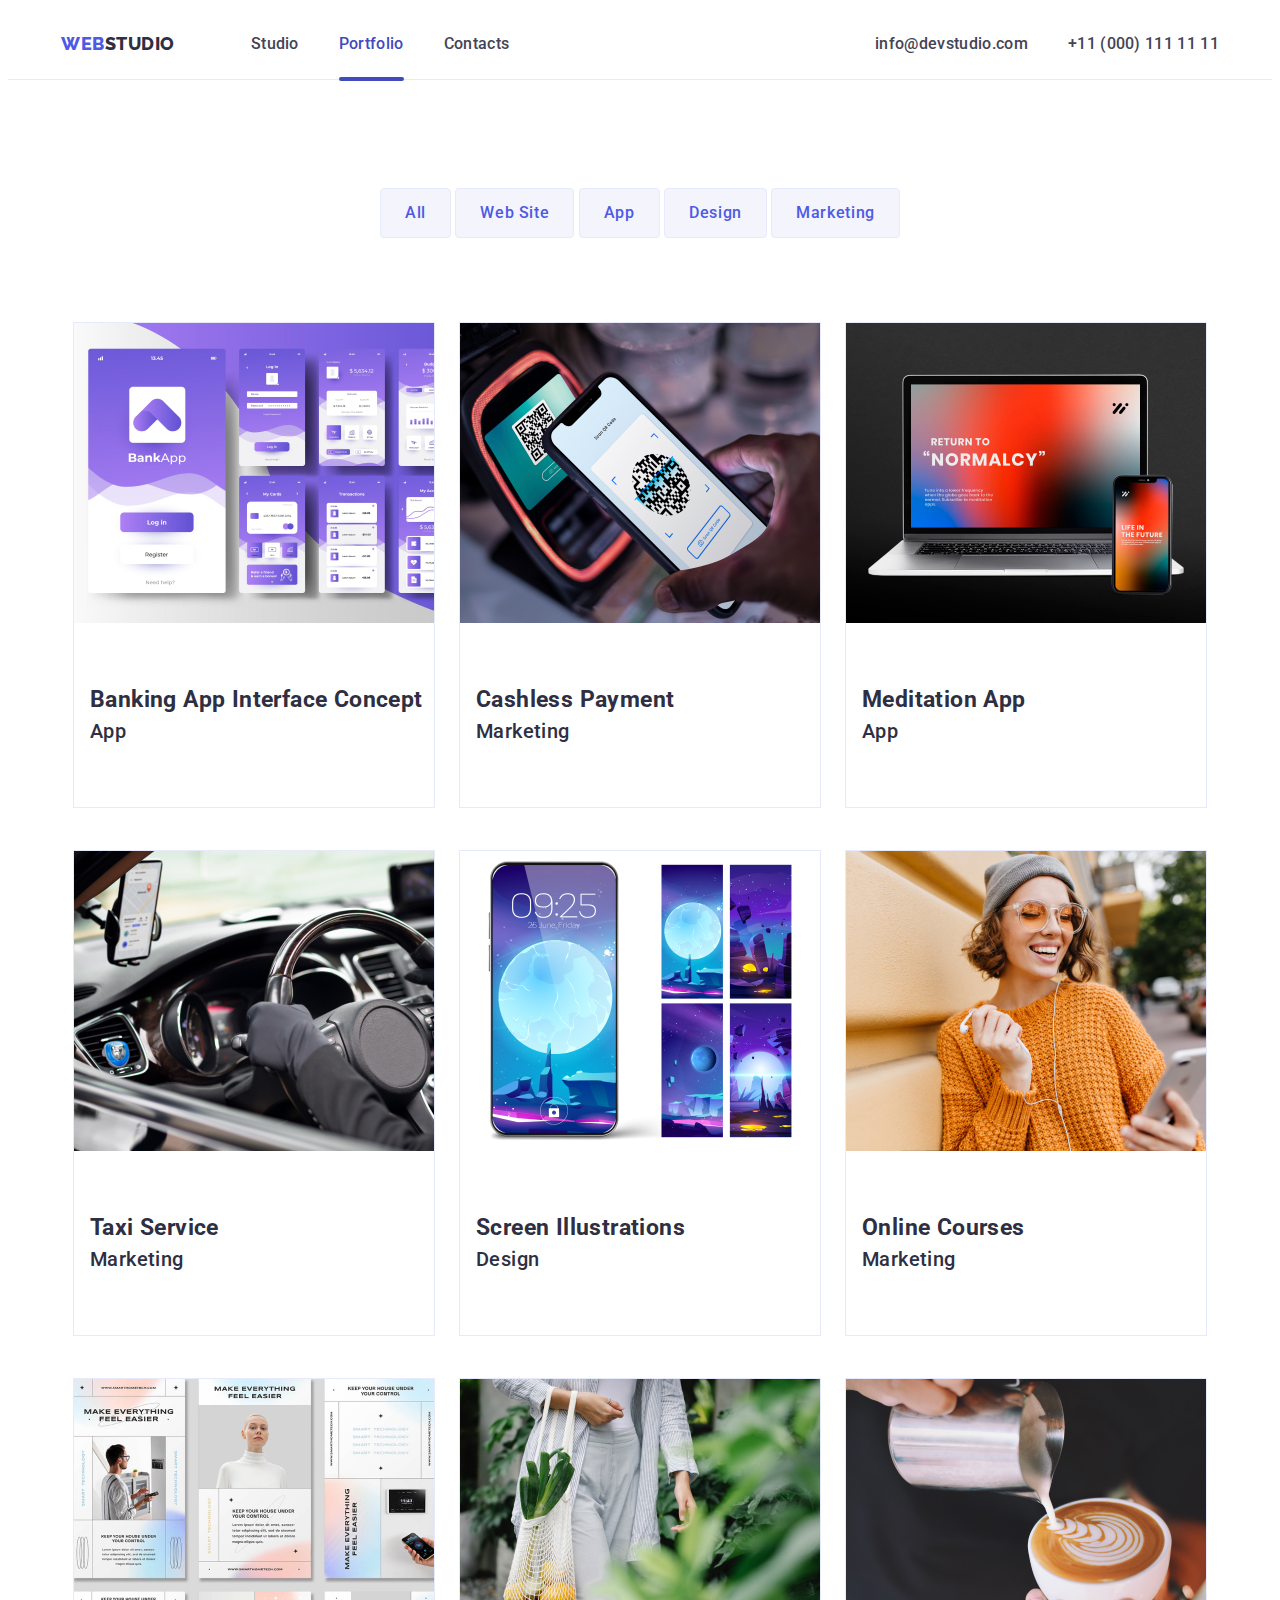
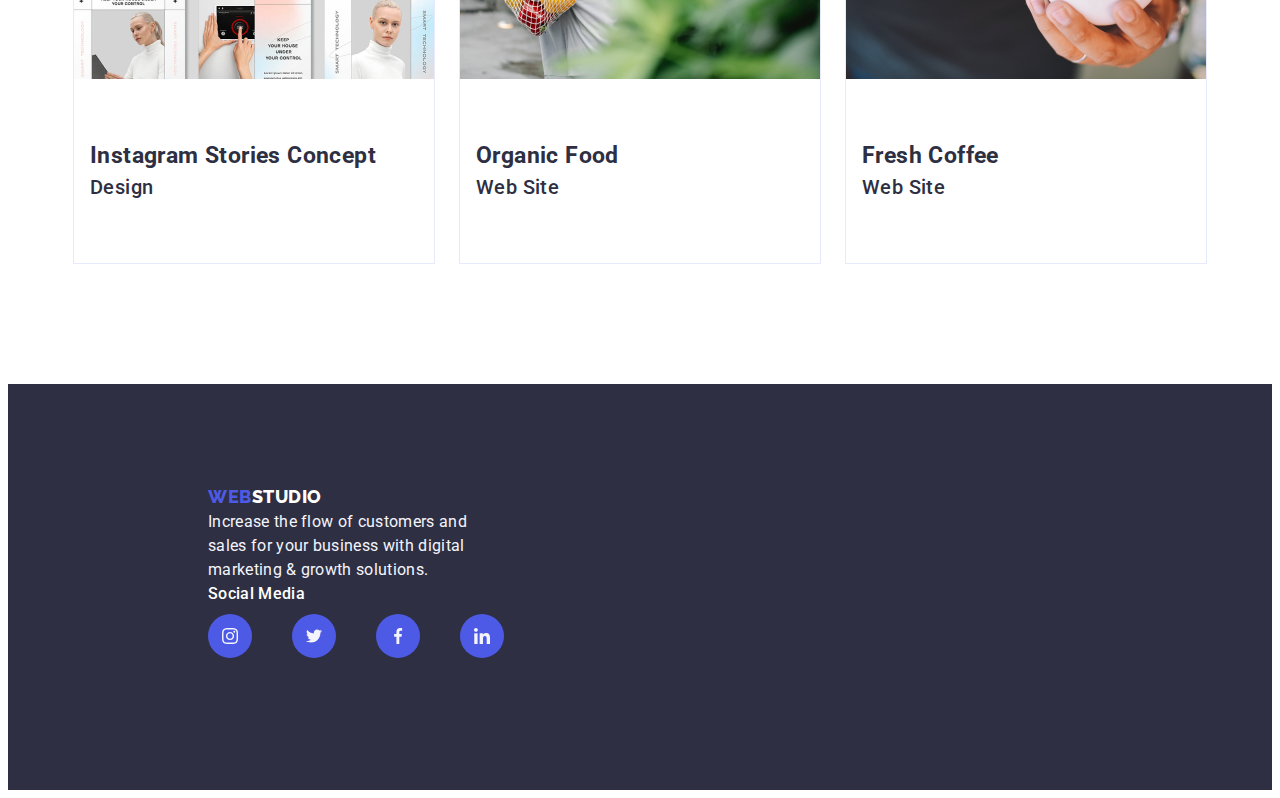
<file: portfolio.html>
<!DOCTYPE html>
<html lang="en">
  <head>
    <title>Portfolio</title>
    <link rel="stylesheet" href="./css/style.css" />
    <meta name="description" content="Portfolio" />
    <meta charset="utf-8" />
    <link rel="preconnect" href="https://fonts.googleapis.com" />
    <link rel="preconnect" href="https://fonts.gstatic.com" crossorigin />
    <link
      href="https://fonts.googleapis.com/css2?family=Raleway:wght@800&family=Roboto:wght@400;500;700&display=swap"
      rel="stylesheet"
    />
    <link
      rel="stylesheet"
      href="https://cdnjs.cloudflare.com/ajax/libs/modern-normalize/2.0.0/modern-normalize.min.css"
      integrity="sha512-4xo8blKMVCiXpTaLzQSLSw3KFOVPWhm/TRtuPVc4WG6kUgjH6J03IBuG7JZPkcWMxJ5huwaBpOpnwYElP/m6wg=="
      crossorigin="anonymous"
      referrerpolicy="no-referrer"
    />
  </head>

  <body>
    <!--Header Section-->
    <header class="header">
      <div class="container menu">
        <nav class="nav">
          <a class="nav-logo" href="./index.html"
            ><span class="iris">WEB</span>STUDIO</a
          >

          <ul class="nav-list">
            <li class="nav-list-item">
              <a class="nav-list-item-link" href="./index.html">Studio</a>
            </li>
            <li class="nav-list-item">
              <a class="nav-list-item-link nav-list-item-link-active" href="./portfolio.html"
                >Portfolio</a
              >
            </li>
            <li class="nav-list-item">
              <a class="nav-list-item-link" href="./index.html">Contacts</a>
            </li>
          </ul>
        </nav>

        <address class="address">
          <ul class="address-list">
            <li class="address-list-item">
              <a class="address-list-item-link" href="mailto:info@devstudio.com"
                >info@devstudio.com</a
              >
            </li>
            <li class="address-list-item">
              <a class="address-list-item-link" href="tel:+110001111111"
                >+11 (000) 111 11 11</a
              >
            </li>
          </ul>
        </address>
      </div>
    </header>

    <!--Main Section-->
    <section class="filter-button-menu">
      <button class="filter-button-1" type="button">All</button>
      <button class="filter-button-2" type="button">Web Site</button>
      <button class="filter-button-3" type="button">App</button>
      <button class="filter-button-4" type="button">Design</button>
      <button class="filter-button-5" type="button">Marketing</button>
    </section>

    <section class="section no-top-padding">
      <div class="container">
        <ul class="all-menu-list">
            <li class="all-menu-item-list">
              <div class="all-menu-item-list-image">
                <img
                class="all-menu-item-list-img"
                src="images/banking-app-interface-concept.jpg"
                alt="banking-app-interface-concept"/>
                <div class="all-menu-item-list-image-caption">
                  <p>Lorem ipsum dolor, sit amet consectetur adipisicing elit. Optio assumenda earum molestias libero quis nesciunt amet magnam omnis, provident incidunt? A at nesciunt quod numquam exercitationem corrupti corporis sequi suscipit?</p></div>
              </div>
              <div class="all-menu-item-list-caption">
                <h3>Banking App Interface Concept</h3>
                <p>App</p>
              </div>
            </li>
            <li class="all-menu-item-list">
              <div class="all-menu-item-list-image">
                <img
                class="all-menu-item-list-img"
                src="images/cashless-payment.jpg"
                alt="cashless-payment"/>
                <div class="all-menu-item-list-image-caption">
                  <p>14 Stylish and User-Friendly App Design Concepts · Task Manager App · Calorie Tracker App · Exotic Fruit Ecommerce App · Cloud Storage App</p></div>
              </div>
              <div class="all-menu-item-list-caption">
                <h3>Cashless Payment</h3>
                <p>Marketing</p>
              </div>
            </li>
            <li class="all-menu-item-list">
              <div class="all-menu-item-list-image">
                <img
                class="all-menu-item-list-img"
                src="images/meditation-app.jpg"
                alt="meditation-app"/>
                <div class="all-menu-item-list-image-caption">
                  <p>Lorem ipsum dolor sit amet consectetur adipisicing elit. Obcaecati ipsum sed itaque dolorem qui libero laborum voluptates maiores enim, quasi rerum! Delectus iste eum voluptatibus placeat expedita illum enim ratione.</p></div>
              </div>
              <div class="all-menu-item-list-caption">
                <h3>Meditation App</h3>
                <p>App</p>
              </div>
            </li>
            <li class="all-menu-item-list">
              <div class="all-menu-item-list-image">
                <img
                class="all-menu-item-list-img"
                src="images/taxi-service.jpg"
                alt="taxi-service"/>
                <div class="all-menu-item-list-image-caption">
                  <p>Lorem ipsum dolor sit amet consectetur adipisicing elit. Iste quam ullam optio, reiciendis nam in quaerat natus nemo similique totam quisquam atque officia praesentium voluptas laudantium molestiae dignissimos accusantium minima.</p></div>
              </div>
              <div class="all-menu-item-list-caption">
                <h3>Taxi Service</h3>
                <p>Marketing</p>
              </div>
            </li>
            <li class="all-menu-item-list">
              <div class="all-menu-item-list-image">
                <img
                class="all-menu-item-list-img"
                src="images/screen-illustrations.jpg"
                alt="screen-illustrations"/>
                <div class="all-menu-item-list-image-caption">
                  <p>Lorem ipsum dolor sit amet consectetur adipisicing elit. Dolore excepturi nostrum facilis rem, consectetur quisquam nihil deserunt ipsa quam ex dolor a laboriosam, ipsam iusto incidunt, iure culpa perferendis provident.</p></div>
              </div>
              <div class="all-menu-item-list-caption">
                <h3>Screen Illustrations</h3>
                <p>Design</p>
              </div>
            </li>
            <li class="all-menu-item-list">
              <div class="all-menu-item-list-image">
                <img
                class="all-menu-item-list-img"
                src="images/online-courses.jpg"
                alt="online-courses"/>
                <div class="all-menu-item-list-image-caption">
                  <p>Lorem ipsum dolor sit amet consectetur adipisicing elit. Nisi dolor, laboriosam, dicta facilis error quisquam ut illo ratione minima ab non aspernatur? Dignissimos eligendi nostrum officia maiores perspiciatis iure accusantium!</p></div>
              </div>
              <div class="all-menu-item-list-caption">
                <h3>Online Courses</h3>
                <p>Marketing</p>
              </div>
            </li>
            <li class="all-menu-item-list">
              <div class="all-menu-item-list-image">
                <img
                class="all-menu-item-list-img"
                src="images/instagram-stories-concept.jpg"
                alt="instagram-stories-concept"/>
                <div class="all-menu-item-list-image-caption">
                  <p>Lorem, ipsum dolor sit amet consectetur adipisicing elit. Cumque cupiditate ducimus sapiente voluptatibus molestias adipisci quibusdam consectetur, neque aperiam? Possimus tempora praesentium earum voluptas. Consequuntur reiciendis totam similique voluptas velit.</p></div>
              </div>
              <div class="all-menu-item-list-caption">
                <h3>Instagram Stories Concept</h3>
                <p>Design</p>
              </div>
            </li>
            <li class="all-menu-item-list">
              <div class="all-menu-item-list-image">
                <img
                class="all-menu-item-list-img"
                src="images/organic-food.jpg"
                alt="organic-food"/>
                <div class="all-menu-item-list-image-caption">
                  <p>Lorem ipsum dolor, sit amet consectetur adipisicing elit. Magni laborum nulla autem eligendi amet pariatur accusantium reiciendis non temporibus nobis. Totam dicta vero hic doloremque id a molestiae, quia iure?</p></div>
              </div>
              <div class="all-menu-item-list-caption">
                <h3>Organic Food</h3>
                <p>Web Site</p>
              </div>
            </li>
            <li class="all-menu-item-list">
              <div class="all-menu-item-list-image">
                <img
                class="all-menu-item-list-img"
                src="images/fresh-coffee.jpg"
                alt="fresh-coffee"/>
                <div class="all-menu-item-list-image-caption">
                  <p>Lorem ipsum dolor sit amet consectetur adipisicing elit. Voluptate, explicabo dicta sequi cupiditate eos architecto voluptatibus debitis. Fuga, iste. Sunt, perspiciatis necessitatibus. Itaque, dolor repudiandae! Rerum ad iure porro explicabo?</p></div>
              </div>
              <div class="all-menu-item-list-caption">
                <h3>Fresh Coffee</h3>
                <p>Web Site</p>
              </div>
            </li>
              
            
          
        </ul>
      </div>
    </section>

    <!--Footer Section-->
    <footer class="footer">
      <a class="footer-logo" href="/goit-markup-hw-01/"
        ><span class="iris">WEB</span>STUDIO</a
      >

      <p class="footer-paragraph">
        Increase the flow of customers and <br />
        sales for your business with digital <br />
        marketing & growth solutions.
      </p>

      <h3 class="footer-social-media-title">Social Media</h3>
      <ul class="footer-social-list">
        <li class="footer-social-list-icon">
          <a
            class="footer-social-list-link"
            href="https://www.instagram.com/"
          >
            <svg
              class="footer-social-list-link-item"
              width="16px"
              height="16px"
            >
              <use href="/images/icons.svg#instagram" />
            </svg>
          </a>
        </li>
        <li class="footer-social-list-icon">
          <a
            class="footer-social-list-link"
            href="https://www.twitter.com/"
          >
            <svg
              class="footer-social-list-link-item"
              width="16px"
              height="16px"
            >
              <use href="/images/icons.svg#twitter" />
            </svg>
          </a>
        </li>
        <li class="footer-social-list-icon">
          <a
            class="footer-social-list-link"
            href="https://www.facebook.com/"
          >
            <svg
              class="footer-social-list-link-item"
              width="16px"
              height="16px"
            >
              <use href="/images/icons.svg#facebook" />
            </svg>
          </a>
        </li>
        <li class="footer-social-list-icon">
          <a
            class="footer-social-list-link"
            href="https://www.linkedin.com/"
          >
            <svg
              class="footer-social-list-link-item"
              width="16px"
              height="16px"
            >
              <use href="/images/icons.svg#linkedin" />
            </svg>
          </a>
        </li>
      </ul>
    </li>
    </footer>
  </body>
</html>
</file>
<file: css/style.css>
*,
*::before *::after {
  box-sizing: border-box;
  margin: 0;
}

body {
  background-color: var(--white);
  color: var(--slate);
  font-family: "Roboto", sans-serif;
  font-size: 16px;
  font-weight: 400;
  line-height: 1.5;
  letter-spacing: 0.32px;
}

ul {
  list-style-type: none;
  padding: 0;
  margin: 0;
}

a {
  text-decoration: none;
}

:root {
  --iris: #4d5ae5;
  --navyblue: #2e2f42;
  --black: black;
  --ocean: #404bbf;
  --white: #ffffff;
  --slate: #434455;
  --cornflower: #e7e9fc;
  --cloud: #f4f4fd;
  --green: #31d0aa;
  --lightslate: #8e8f99;
  --navybluemodal: #2e2f42;
  --grey: #2e2f42;
  --dairy: #fcfcfc;
}

h1,
h2,
h3,
h4,
h5,
h6,
p {
  margin: 0;
}

img {
  display: block;
  max-width: 100%;
  height: auto;
}

address {
  font-style: inherit;
}

.links {
  text-decoration: none;
  color: inherit;
}

button {
  border: unset;
  font-family: inherit;
}

.container {
  width: 1158px;
  margin: 0 auto;
  padding: 0 15px;
}

.section {
  padding: 120px 0;
}

.no-top-padding {
  padding-top: 0;
  padding-bottom: 120;
}

/* Header */

.menu,
.nav,
.nav-list,
.address-list {
  display: flex;
  align-items: center;
}

.nav-list {
  margin-left: 76px;
}

.address {
  margin-left: auto;
}

.nav-list-item:not(:last-child),
.address-list-item:not(:last-child) {
  margin-right: 40px;
}

.nav-list-item,
.address-list-item {
  display: block;
  padding-top: 24px;
  padding-bottom: 23px;
}

.header {
  background-color: var(--white);
  border-bottom: 1px solid var(--cornflower);
  flex: 0;
}

.nav-logo {
  font-family: "raleway", sans-serif;
  font-size: 18px;
  color: var(--navyblue);
  font-weight: 800;
  line-height: 21px;
  letter-spacing: 0.54px;
}

.iris {
  color: var(--iris);
}

.nav {
  color: var(--navyblue);
}

.nav-list-item-link {
  position: relative;
  transition: width 250ms cubic-bezier(0.4, 0, 0.2, 1);
}

.nav-list-item-link {
  color: var(--slate);
  font-size: 16px;
  font-style: normal;
  font-weight: 500;
  line-height: 24px;
  letter-spacing: 0.32px;
}

.nav-list-item-link:hover::after {
  width: 100%;
}

.nav-list-item-link::after {
  content: "";
  border-radius: 2px;
  background-color: var(--ocean);
  height: 4px;
  width: 0;
  position: absolute;
  left: 0;
  bottom: -28px;
  transition: width 250ms cubic-bezier(0.4, 0, 0.2, 1);
}

.address-list-item-link {
  color: var(--slate);
  font-size: 16px;
  font-style: normal;
  font-weight: 500;
  line-height: 24px;
  letter-spacing: 0.32px;
}

.nav-list-item-link:hover,
.address-list-item-link:hover,
.nav-list-item-link-active {
  color: var(--ocean);
}

.nav-list-item-link-active::after {
  width: 100%;
}

/* Hero */

.hero {
  background-color: var(--navyblue);
  padding: 188px 0;
  color: var(--white);
  font-size: 56px;
  font-weight: 700;
  line-height: 60px;
  letter-spacing: 1.12px;
  text-align: center;
  background-image: linear-gradient(
      rgba(46, 47, 66, 0.7),
      rgba(46, 47, 66, 0.7)
    ),
    url(/images/people-office.jpg);
  background-repeat: no-repeat;
  margin: 0 auto;
  background-position: center;
  background-size: 1440px, 1440px;
}

.hero-title {
  color: var(--white);
  font-size: 56px;
  font-weight: 700;
  line-height: 1.07143;
  letter-spacing: 1.12px;
  margin-bottom: 48px;
}

.hero-button {
  color: var(--white);
  border-radius: 4px;
  background-color: var(--iris);
  box-shadow: 0px 4px 4px 0px rgba(0, 0, 0, 0.15);
  font-size: 16px;
  font-weight: 500;
  line-height: 24px;
  letter-spacing: 0.64px;
  padding: 16px 32px;
  display: block;
  margin: 0 auto;
  transition: background-color 250ms cubic-bezier(0.4, 0, 0.2, 1);
}

.hero-button:hover {
  background-color: var(--ocean);
  cursor: pointer;
}

.backdrop {
  display: block;
  position: fixed;
  top: 0;
  left: 0;
  width: 100%;
  height: 100%;
  background-color: rgba(46, 47, 66, 0.4);
  opacity: 1;
  transition: opacity 250ms cubic-bezier(0.4, 0, 0.2, 1);
}

.backdrop.is-hidden {
  opacity: 0;
  pointer-events: none;
}

.modal {
  position: absolute;
  top: 50%;
  left: 50%;
  min-width: 408px;
  min-height: 584px;
  background-color: var(--dairy, #fcfcfc);
  box-shadow: 0px 2px 1px 0px rgba(0, 0, 0, 0.2),
    0px 1px 3px 0px rgba(0, 0, 0, 0.12), 0px 1px 1px 0px rgba(0, 0, 0, 0.14);
  border-radius: 4px;
  transform: translate(-50%, -50%) scale(1);
  transition: transform 250ms cubic-bezier(0.4, 0, 0.2, 1);
}

.modal-close {
  width: 24px;
  height: 24px;
  background-color: var(--cornflower);
  border-radius: 50%;
  border: 1px solid rgba(46, 47, 66, 0.4);
  position: absolute;
  right: 24px;
  top: 24px;
  color: var(--navyblue);
  transition: color 250ms cubic-bezier(0.4, 0, 0.2, 1);
  background-color: 250ms cubic-bezier(0.4, 0, 0.2, 1);
  border-color: 250ms cubic-bezier(0.4, 0, 0.2, 1);
}

.modal-close-icon {
  width: 8px;
  height: 10px;
  fill: currentColor;
}

.modal-close:hover {
  color: var(--cloud);
  background-color: var(--ocean);
  border-color: var(--ocean);
}

/* Features */

.features-list {
  display: flex;
  flex-wrap: wrap;
  gap: 24px;
}

.features-list .icon {
  display: flex;
  justify-content: center;
  align-items: center;
  height: 112px;
  width: 264px;
  border-radius: 4px;
  background-color: var(--cloud);
  margin-bottom: 8px;
}

.features-list-item {
  flex-basis: calc((100% - 72px) / 4);
}

.features-list-item-title {
  color: var(--navyblue);
  font-size: 20px;
  font-weight: 500;
  line-height: 24px;
  letter-spacing: 0.4px;
  margin-bottom: 8px;
}

.features-list-item-paragraph {
  color: var(--slate);
  font-size: 16px;
  font-weight: 400;
  line-height: 24px;
  letter-spacing: 0.32px;
}

/* What Are We Doing */

.what-are-we-doing-list {
  display: flex;
  flex-wrap: wrap;
  gap: 24px;
}

.what-are-we-doing-list-item {
  flex-basis: calc((100% - 48px) / 3);
}

.what-are-we-doing-title {
  color: var(--navyblue);
  font-size: 36px;
  font-weight: 700;
  line-height: 40px;
  letter-spacing: 0.72px;
  margin-bottom: 72px;
  text-align: center;
}

.what-are-we-doing-list-item-img {
  border: 1px solid var(--cornflower);
  border-color: var(--cornflower);
}

/* Our Team */

.our-team-list {
  display: flex;
  gap: 24px;
}

.our-team-social {
  display: flex;
  justify-content: center;
}

.team-card-details {
  background: var(--white);
  padding: 32px 16px;
  border-radius: 0 0 4px 4px;
}

.our-team-social-list-icon-link {
  display: flex;
  justify-content: center;
  align-items: center;
  width: 44px;
  height: 44px;
  background-color: var(--iris);
  color: var(--cloud);
  border-radius: 50%;
  transition: background-color 250ms cubic-bezier(0.4, 0, 0.2, 1);
}

.our-team-social-list-icon-link:hover,
.our-team-social-list-icon-link:focus {
  background-color: var(--ocean);
  cursor: pointer;
}

.our-team-item-list {
  flex-basis: calc((100% - 72px) / 4);
}

.our-team-item-list {
  border-radius: 0 0 4px 4px;
  box-shadow: 0px 2px 1px 0px rgba(46, 47, 66, 0.08),
    0px 1px 1px 0px rgba(46, 47, 66, 0.16),
    0px 1px 6px 0px rgba(46, 47, 66, 0.08);
}

.our-team-title {
  color: var(--navyblue);
  font-size: 36px;
  font-weight: 700;
  line-height: 40px;
  letter-spacing: 0.72px;
  margin-bottom: 72px;
  text-align: center;
}

.our-team-item-list-title {
  color: var(--navyblue);
  font-size: 20px;
  font-weight: 500;
  line-height: 24px;
  letter-spacing: 0.4px;
  margin-bottom: 8px;
  text-align: center;
}

.our-team-list-item-paragraph {
  color: var(--slate);
  font-size: 16px;
  font-weight: 400;
  line-height: 24px;
  letter-spacing: 0.32px;
  text-align: center;
}

.our-team-item-list-img {
  width: 264px;
  height: 260px;
}

.our-team {
  background-color: var(--cloud);
}

.our-team-social {
  display: flex;
  justify-content: space-between;
  margin-top: 8px;
}

/* Customers */

.customers-title {
  color: var(--navyblue);
  font-size: 36px;
  font-weight: 700;
  line-height: 40px;
  letter-spacing: 0.72px;
  margin-bottom: 72px;
  text-align: center;
}

.customers-list {
  display: flex;
  justify-content: center;
  align-items: center;
  gap: 24px;
}

.customers-list-item {
  border: 1px solid var(--lightslate);
  border-radius: 4px;
  padding: 16px 32px 16px 32px;
  transition: color 250ms cubic-bezier(0.4, 0, 0.2, 1);
  border-color: var(--ocean) 250ms cubic-bezier(0.4, 0, 0.2, 1);
}

.customers-list-item:hover {
  border-color: var(--ocean);
  cursor: pointer;
}

.customers-list-item-icon:hover {
  background-color: var(--ocean);
  cursor: pointer;
}

/* question - i cannot make the svg icon change color */

/* Project Menu */

.filter-button-menu {
  text-align: center;
  margin-top: 108px;
  margin-bottom: 84px;
  gap: 24px;
}

.filter-button-1,
.filter-button-2,
.filter-button-3,
.filter-button-4,
.filter-button-5 {
  font-size: 16px;
  font-weight: 500;
  text-align: center;
  line-height: 24px;
  color: var(--iris);
  letter-spacing: 0.64px;
  border-radius: 4px;
  border: 1px;
  border-color: var(--cornflower);
  background: var(--cloud);
  transition-duration: 0.4s;
  cursor: pointer;
  padding: 12px 24px;
  border: 1px solid var(--cornflower);
  background-color: 250ms cubic-bezier(0.4, 0, 0.2, 1);
  border-color: 250ms cubic-bezier(0.4, 0, 0.2, 1);
}

.filter-button-1:hover,
.filter-button-2:hover,
.filter-button-3:hover,
.filter-button-4:hover,
.filter-button-5:hover {
  background-color: var(--ocean);
  color: var(--cloud);
  border-color: var(--ocean);
  box-shadow: 0px 2px 2px 0px rgba(0, 0, 0, 0.12),
    0px 2px 1px 0px rgba(0, 0, 0, 0.08), 0px 3px 1px 0px rgba(0, 0, 0, 0.1);
}

/* Projects */

.all-menu-list {
  flex-basis: calc((100% - 48px) / 3);
}

.all-menu-list {
  display: flex;
  flex-wrap: wrap;
  justify-content: center;
  gap: 24px;
  row-gap: 42px;
}

.all-menu-item-list {
  border: 1px solid var(--cornflower);
  background: var(--white);
  padding: 0px 0px 32px 0px;
  overflow: hidden;
  width: 360px;
}

.all-menu-item-list-caption {
  color: var(--navyblue);
  font-size: 20px;
  font-style: normal;
  font-weight: 500;
  line-height: 24px;
  letter-spacing: 0.4px;
  padding-bottom: 32px;
}

.all-menu-item-list-caption h3 {
  padding: 32px 0px 8px 16px;
}

.all-menu-item-list-caption p {
  padding: 0px 0px 0px 16px;
}

.all-menu-item-list-image {
  width: 360px;
  height: 300px;
  background-color: var(--white);
  flex-shrink: 0;
  padding-bottom: 32px;
  position: relative;
  overflow: hidden;
}

.all-menu-item-list-image-caption {
  font-size: 16px;
  font-style: normal;
  font-weight: 400;
  line-height: 24px;
  letter-spacing: 0.32px;
  position: absolute;
  background-color: rgba(77, 90, 299, 1);
  color: white;
  top: 0;
  left: 0;
  width: 100%;
  height: 100%;
  opacity: 0.5;
  transform: translateY(100%);
  transition: transform 0.5s cubic-bezier(0.4, 0, 0.2, 1);
}

.all-menu-item-list-image-caption p {
  padding: 40px 32px;
}

.all-menu-item-list:hover .all-menu-item-list-image-caption {
  opacity: 1;
  transform: translateY(0);
}

/* Footer */

.footer-social-media-title {
  color: var(--white);
  font-family: Roboto;
  font-size: 16px;
  font-style: normal;
  font-weight: 500;
  line-height: 24px; /* 150% */
  letter-spacing: 0.32px;
}

.footer-social-list {
  display: flex;
  gap: 16px;
}

.footer-social-list-icon {
  display: flex;
  justify-content: center;
}

.footer-social-list-link {
  display: flex;
  justify-content: center;
  align-items: center;
  width: 44px;
  height: 44px;
  background-color: var(--iris);
  color: var(--cloud);
  border-radius: 50%;
  margin-right: 24px;
  margin-top: 8px;
  margin-bottom: 32px;
  transition: background-color 250ms cubic-bezier(0.4, 0, 0.2, 1);
}

.footer-social-list-link:hover,
.footer-social-list-link:focus {
  background-color: var(--green);
  cursor: pointer;
}

.footer {
  background-color: var(--navyblue);
  padding-top: 101.5px;
  padding-left: 200px;
  padding-bottom: 100px;
}

.footer-logo {
  font-family: "raleway", sans-serif;
  font-size: 18px;
  color: var(--white);
  font-weight: 800;
  line-height: 21px;
  letter-spacing: 0.54px;
}

.footer-paragraph {
  color: var(--cloud);
  font-size: 16px;
  font-weight: 400;
  line-height: 24px;
  letter-spacing: 0.32px;
}
</file>
